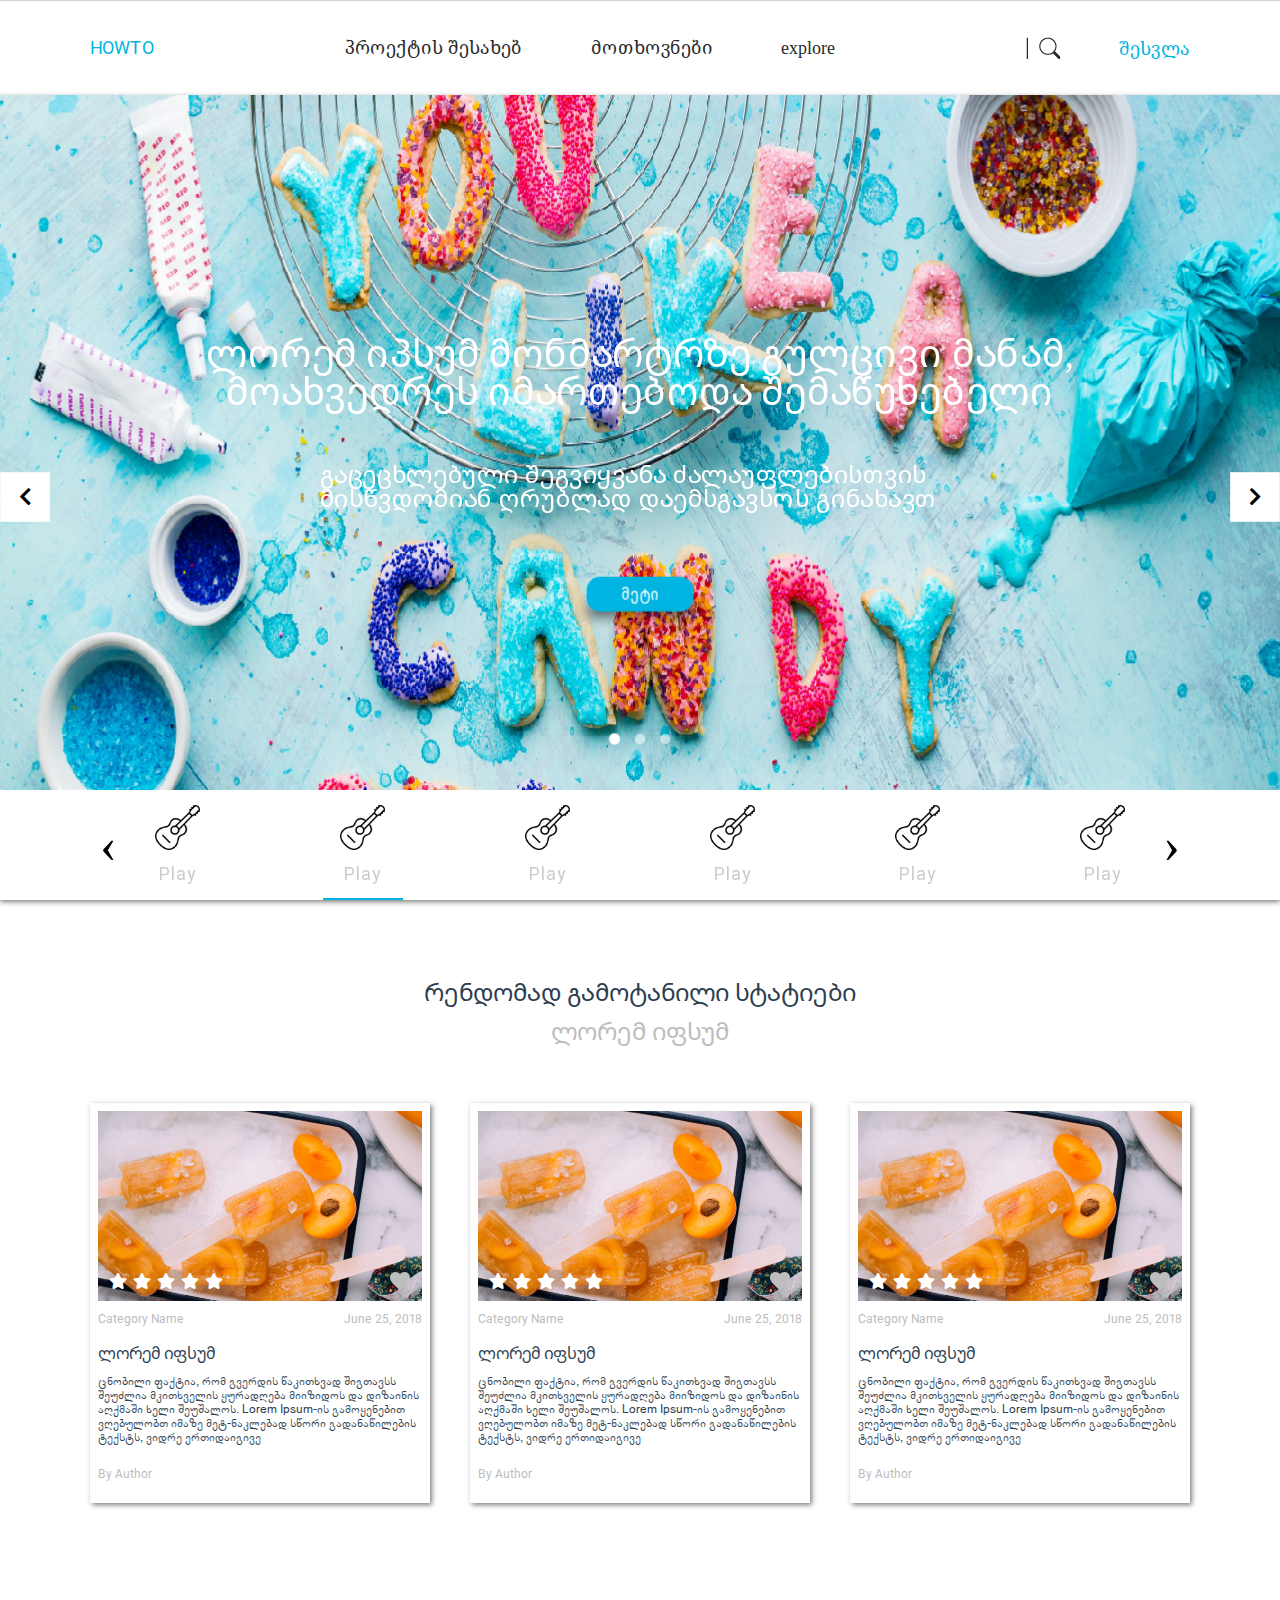
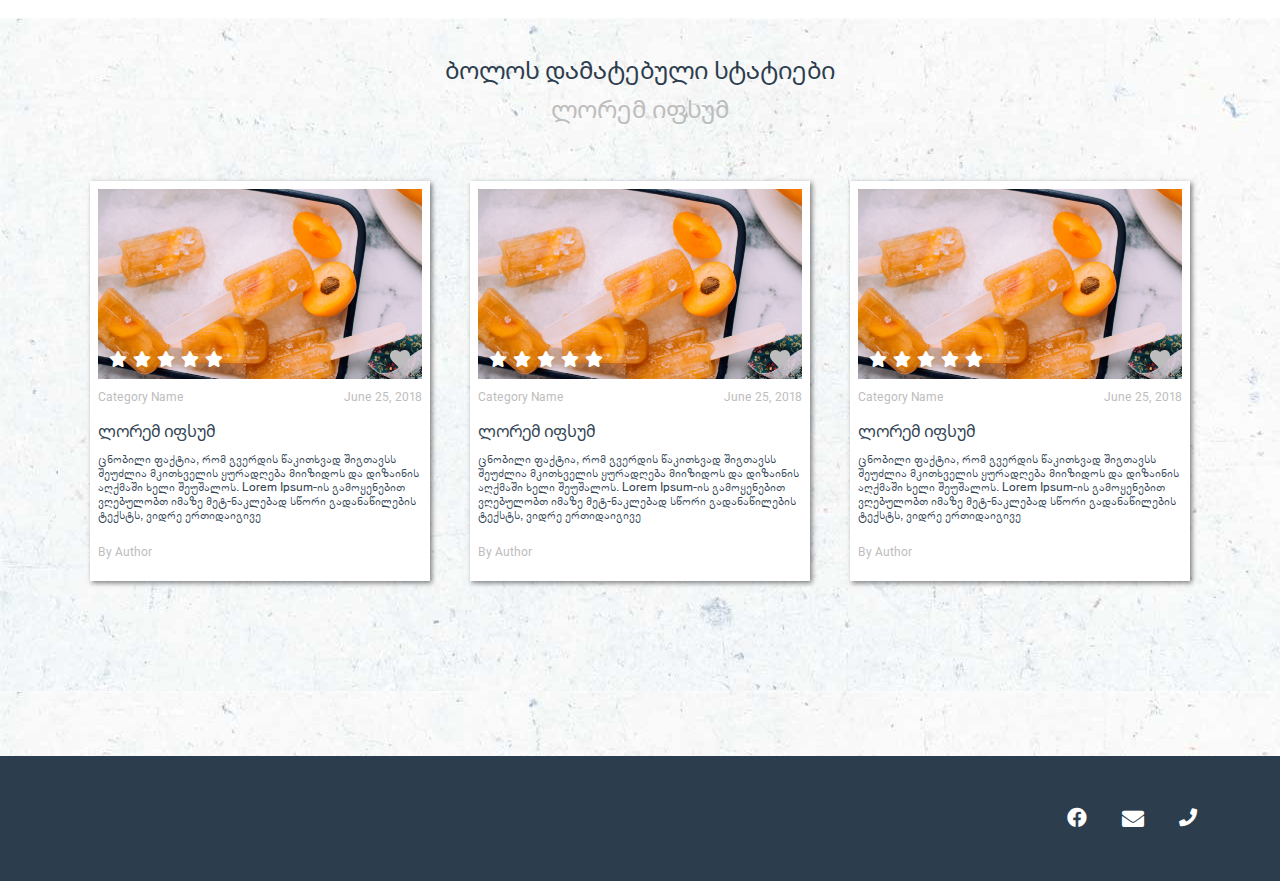
<file: index.html>
<!DOCTYPE html>
<html lang="ka">
<head>
    <meta charset="UTF-8">
    <meta name="viewport" content="width=device-width, initial-scale=1.0">
    <meta http-equiv="X-UA-Compatible" content="ie=edge">
    <title>How-to | Welcome</title>
    <link rel="stylesheet" href="https://use.fontawesome.com/releases/v5.1.0/css/all.css">
    <link rel="stylesheet" href="css/bootstrap-grid.css">
    <link rel="stylesheet" href="css/owl.carousel.css">
    <link rel="stylesheet" href="css/owl.theme.default.css">
    <link rel="stylesheet" href="css/styles.css">

    <script src="js/jssor.slider-27.1.0.min.js"></script>
    <script src="js/JssorScript.js"></script>
</head>
<body>
    <header class="mainHeader">
        <div class="myContainer flexBox">
            <a href="index.html" class="brandName">howto</a>
            <nav class="headerNav">
                <ul class="headerNav-ul flexBox">
                    <li><a href="about.html" class="headerNav-a">პროექტის შესახებ</a></li>
                    <li><a href="quest.html" class="headerNav-a">მოთხოვნები</a></li>
                    <li><a href="articles.html" class="headerNav-a">explore</a></li>
                </ul>
            </nav>
            <div class="searchProfile flexBox">
                <div class="searchBox">
                    <img src="img/search.png"
                         id="openHiddenSerchBox">
                    <img src="img/close.png"
                         class="closeImg hiddenCloseImg"
                         id="closeHiddenSerchBox">
                </div> <!--searchBox-->

                <div class="loginBox">
                    <p id="logIn">შესვლა</p>
                </div> <!--loginBox-->
            </div> <!--searchProfile-->
        </div> <!--container-->

        <form class="hiddensearchBox hiddenForm" id="hiddenSearcBox">

            <input type="text" name="">

            <button id="hiddenBtn" title="Search">
                <img src="img/search.png">
            </button>

        </form> <!--hiddensearchBox-->


      <div class="fixed-header" id="fixed-header">
        <div class="miniContainer flexBox">
            <a href="index.html" class="brandName">howto</a>
            <nav class="headerNav">
                <ul class="headerNav-ul flexBox">
                    <li><a href="about.html" class="headerNav-a">პროექტის შესახებ</a></li>
                    <li><a href="quest.html" class="headerNav-a">მოთხოვნები</a></li>
                    <li><a href="articles.html" class="headerNav-a">explore</a></li>
                </ul>
            </nav>
            <div class="searchProfile flexBox">

                <div class="searchBox">
                    <img src="img/search.png"
                         id="openHiddenSerchBox_fixed">

                    <img src="img/close.png"
                         class="closeImg hiddenCloseImg_fixed"
                         id="closeHiddenSerchBox_fixed">
                </div> <!--searchBox-->

                <div class="loginBox">
                    <p id="fixed-login">შესვლა</p>
                </div> <!--loginBox-->
            </div> <!--searchProfile-->
        </div> <!--container-->

        <form class="hiddensearchBox_fixed hiddenForm_fixed" id="hiddenSearcBox_fixed">

            <input type="text" name="">

            <button id="hiddenBtn_fixed" title="Search">
                <img src="img/search.png">
            </button>

        </form> <!--hiddensearchBox-->
      </div> <!--fixedHeader-->
    </header>

    <div class="login-wrap" id="loginModal">
        <div class="log-in">
            <i class="far fa-window-close" id="close-login-modal"></i>
            <h1 class="log-in-h1">სისტემაში შესვლა</h1>
            <div class="enter-wrapper">
                <a href="my-articles.html" class="enter-facebook">
                    <i class="fab fa-facebook-f"></i>
                </a> <!--facebook-->
                <a href="my-articles.html" class="enter">შესვლა</a>
            </div> <!--enter-wrapper-->
        </div> <!--log-in-->
    </div> <!--login-wrap-->




    <div class="jssorSliderWrapper">
                <div id="jssor_1">
                    <!-- Loading Screen -->
                    <div data-u="loading" class="jssorl-009-spin">
                        <img src="img/spin.svg" />
                    </div>

                    <div data-u="slides" class="jssorImgWrapper">
                        <div data-p="200.00">
                            <img data-u="image" src="img/Artboard 1222-100.jpg" />
                            <div class="jssorTitleText">
                                <h1 class="jssorTitle-h1">ლორემ იპსუმ მონმარტრზე გულცივი მანამ, მოახვედრეს იმართებოდა შემაწუხებელი</h1>
                                <h3 class="jssorTitle-h3">გაცეცხლებული შეგვიყვანა ძალაუფლებისთვის მისწვდომიან ღრუბლად დაემსგავსოს გინახავთ</h3>
                                <div class="more-wrapper">
                                    <a href="#" class="more">მეტი</a>
                                    <span class="left-shadow effect"></span>
                                    <span class="right-shadow effect"></span>
                                </div>
                            </div>
                        </div>

                        <div data-p="200.00">
                            <img data-u="image" src="img/Artboard 1-100.jpg" />
                            <div class="jssorTitleText">
                                <h1 class="jssorTitle-h1">ლორემ იპსუმ მონმარტრზე გულცივი მანამ, მოახვედრეს იმართებოდა შემაწუხებელი</h1>
                                <h3 class="jssorTitle-h3">გაცეცხლებული შეგვიყვანა ძალაუფლებისთვის მისწვდომიან ღრუბლად დაემსგავსოს გინახავთ</h3>
                                <div class="more-wrapper">
                                    <a href="#" class="more">მეტი</a>
                                    <span class="left-shadow effect"></span>
                                    <span class="right-shadow effect"></span>
                                </div>
                            </div>
                        </div>

                        <div data-p="200.00">
                            <img data-u="image" src="img/001.jpg" />
                            <div class="jssorTitleText">
                                <h1 class="jssorTitle-h1">ლორემ იპსუმ მონმარტრზე გულცივი მანამ, მოახვედრეს იმართებოდა შემაწუხებელი</h1>
                                <h3 class="jssorTitle-h3">გაცეცხლებული შეგვიყვანა ძალაუფლებისთვის მისწვდომიან ღრუბლად დაემსგავსოს გინახავთ</h3>
                                <div class="more-wrapper">
                                    <a href="#" class="more">მეტი</a>
                                    <span class="left-shadow effect"></span>
                                    <span class="right-shadow effect"></span>
                                </div>
                            </div>
                        </div>
                    </div> <!-- jssorImgWrapper-->

                    <!-- Bullet Navigator -->
                    <div data-u="navigator" class="jssorb064" style="position:absolute;bottom:130px;right:12px;"
                    data-autocenter="1" data-scale="0.5" data-scale-bottom="0.75">
                        <div data-u="prototype" class="i" style="width:12px;height:12px;">
                            <svg viewbox="0 0 16000 16000"
                             style="position:absolute;top:0;left:0;width:100%;height:100%;">
                                <circle class="b" cx="8000" cy="8000" r="5800"></circle>
                            </svg>
                        </div>
                    </div>
                    <!-- Arrow Navigator -->
                    <div data-u="arrowleft" class="jssora051" style="width:40px;height:40px;top:0px;left:0;"
                    data-autocenter="2" data-scale="0.75" data-scale-left="0.75">
                        <i class="fas fa-chevron-left"></i>
                    </div>
                    <div data-u="arrowright" class="jssora051" style="width:40px;height:40px;top:0px;right:0;"
                    data-autocenter="2" data-scale="0.75" data-scale-right="0.75">
                        <i class="fas fa-chevron-right"></i>
                    </div>
                </div>

        <div class="categorySlider">

            <div class="owl-category owl-carousel">

                <div class="item">
                    <a href="#" class="category-link">
                        <img src="img/guitar.png" alt="slider" class="owl-category-img">
                        <span class="owl-play">play</span>
                    </a> <!--category-link-->
                </div> <!--item-->

                <div class="item">
                        <a href="#" class="category-link active-link">
                            <img src="img/guitar.png" alt="slider" class="owl-category-img">
                            <span class="owl-play">play</span>
                        </a> <!--category-link-->
                    </div> <!--item-->

                    <div class="item">
                            <a href="#" class="category-link">
                                <img src="img/guitar.png" alt="slider" class="owl-category-img">
                                <span class="owl-play">play</span>
                            </a> <!--category-link-->
                        </div> <!--item-->

                        <div class="item">
                            <a href="#" class="category-link">
                                <img src="img/guitar.png" alt="slider" class="owl-category-img">
                                <span class="owl-play">play</span>
                            </a> <!--category-link-->
                        </div> <!--item-->

                        <div class="item">
                            <a href="#" class="category-link">
                                <img src="img/guitar.png" alt="slider" class="owl-category-img">
                                <span class="owl-play">play</span>
                            </a> <!--category-link-->
                        </div> <!--item-->

                        <div class="item">
                            <a href="#" class="category-link">
                                <img src="img/guitar.png" alt="slider" class="owl-category-img">
                                <span class="owl-play">play</span>
                            </a> <!--category-link-->
                        </div> <!--item-->

                        <div class="item">
                            <a href="#" class="category-link">
                                <img src="img/guitar.png" alt="slider" class="owl-category-img">
                                <span class="owl-play">play</span>
                            </a> <!--category-link-->
                        </div> <!--item-->

                        <div class="item">
                            <a href="#" class="category-link">
                                <img src="img/guitar.png" alt="slider" class="owl-category-img">
                                <span class="owl-play">play</span>
                            </a> <!--category-link-->
                        </div> <!--item-->

            </div> <!--owl-category-->

        </div> <!--categorySlider-->
    </div> <!-- jssorSliderWrapper-->
    <!-- #endregion Jssor Slider End -->

    <section class="random">
        <h1 class="title-h1">რენდომად გამოტანილი სტატიები</h1>
        <h2 class="title-h2">ლორემ იფსუმ</h2>
        <div class="container">
            <div class="row">
                
                <div class="col-lg-4 col-xl-4">
                    <section class="categoryBox">

                        <div class="ImgWrapper">
                            <img src="img/Artboard 1-100.jpg" class="categoryBoxImg">
                            <div class="overlay"></div>
                            <div class="userActions">

                                <section class='rating-widget'>

                                    <!-- Rating Stars Box -->
                                    <div class='rating-stars'>
                                      <ul id='stars'>
                                        <li class='star' title='Poor' data-value='1'>
                                          <i class='fa fa-star fa-fw'></i>
                                        </li>
                                        <li class='star' title='Fair' data-value='2'>
                                          <i class='fa fa-star fa-fw'></i>
                                        </li>
                                        <li class='star' title='Good' data-value='3'>
                                          <i class='fa fa-star fa-fw'></i>
                                        </li>
                                        <li class='star' title='Excellent' data-value='4'>
                                          <i class='fa fa-star fa-fw'></i>
                                        </li>
                                        <li class='star' title='WOW!!!' data-value='5'>
                                          <i class='fa fa-star fa-fw'></i>
                                        </li>
                                      </ul>
                                    </div>

                                    <!-- <div class='success-box'>
                                      <div class='clearfix'></div>
                                      <img alt='tick image' width='32' src='https://i.imgur.com/3C3apOp.png'/>
                                      <div class='text-message'></div>
                                      <div class='clearfix'></div>
                                    </div> -->
                                 </section>

                                 <div class="heart">
                                    <svg viewBox="0 0 24 24" class='heartSVG'>
                                        <g id="favorite">
                                            <path d="M12,21.4L10.6,20C5.4,15.4,2,12.3,2,8.5C2,5.4,4.4,3,7.5,3c1.7,0,3.4,0.8,4.5,2.1C13.1,3.8,14.8,3,16.5,3C19.6,3,22,5.4,22,8.5c0,3.8-3.4,6.9-8.6,11.5L12,21.4z"></path>
                                        </g>
                                    </svg>
                                </div>


                            </div> <!--userActions-->
                        </div> <!--ImgWrapper-->

                        <div class="catInfoWrapper">
                            <p class="catName">Category Name</p> <!--catName-->
                            <p class="catDate">June 25, 2018</p> <!--catDate-->
                        </div> <!--catInfoWrapper-->

                        <article class="articleWrapper">
                            <a class="articleTitle" href="article.html">ლორემ იფსუმ</a> <!--articleTitle-->
                            <p class="articleText">ცნობილი ფაქტია, რომ გვერდის წაკითხვად შიგთავსს
                                 შეუძლია მკითხველის ყურადღება მიიზიდოს და დიზაინის აღქმაში ხელი
                                  შეუშალოს. Lorem Ipsum-ის გამოყენებით ვღებულობთ იმაზე მეტ-ნაკლებად
                                  სწორი გადანაწილების ტექსტს, ვიდრე ერთიდაიგივე</p> <!--articleText-->
                            <a href="#" class="author">By Author</a>
                        </article> <!--articlWrapper-->
                    </section> <!--categoryBox-->
                </div> <!--col-->

                <div class="col-lg-4 col-xl-4">
                    <section class="categoryBox">
                            <div class="ImgWrapper">
                                    <img src="img/Artboard 1-100.jpg" class="categoryBoxImg">
                                    <div class="overlay"></div>
                                    <div class="userActions">

                                        <section class='rating-widget'>

                                            <!-- Rating Stars Box -->
                                            <div class='rating-stars'>
                                              <ul id='stars'>
                                                <li class='star' title='Poor' data-value='1'>
                                                  <i class='fa fa-star fa-fw'></i>
                                                </li>
                                                <li class='star' title='Fair' data-value='2'>
                                                  <i class='fa fa-star fa-fw'></i>
                                                </li>
                                                <li class='star' title='Good' data-value='3'>
                                                  <i class='fa fa-star fa-fw'></i>
                                                </li>
                                                <li class='star' title='Excellent' data-value='4'>
                                                  <i class='fa fa-star fa-fw'></i>
                                                </li>
                                                <li class='star' title='WOW!!!' data-value='5'>
                                                  <i class='fa fa-star fa-fw'></i>
                                                </li>
                                              </ul>
                                            </div>

                                            <!-- <div class='success-box'>
                                              <div class='clearfix'></div>
                                              <img alt='tick image' width='32' src='https://i.imgur.com/3C3apOp.png'/>
                                              <div class='text-message'></div>
                                              <div class='clearfix'></div>
                                            </div> -->
                                         </section>

                                         <div class="heart">
                                            <svg viewBox="0 0 24 24" class='heartSVG'>
                                                <g id="favorite">
                                                    <path d="M12,21.4L10.6,20C5.4,15.4,2,12.3,2,8.5C2,5.4,4.4,3,7.5,3c1.7,0,3.4,0.8,4.5,2.1C13.1,3.8,14.8,3,16.5,3C19.6,3,22,5.4,22,8.5c0,3.8-3.4,6.9-8.6,11.5L12,21.4z"></path>
                                                </g>
                                            </svg>
                                        </div>


                                    </div> <!--userActions-->
                                </div> <!--ImgWrapper-->

                                <div class="catInfoWrapper">
                                    <p class="catName">Category Name</p> <!--catName-->
                                    <p class="catDate">June 25, 2018</p> <!--catDate-->
                                </div> <!--catInfoWrapper-->

                                <article class="articleWrapper">
                                    <a class="articleTitle" href="article.html">ლორემ იფსუმ</a> <!--articleTitle-->
                                    <p class="articleText">ცნობილი ფაქტია, რომ გვერდის წაკითხვად შიგთავსს
                                         შეუძლია მკითხველის ყურადღება მიიზიდოს და დიზაინის აღქმაში ხელი
                                          შეუშალოს. Lorem Ipsum-ის გამოყენებით ვღებულობთ იმაზე მეტ-ნაკლებად
                                          სწორი გადანაწილების ტექსტს, ვიდრე ერთიდაიგივე</p> <!--articleText-->
                                    <a href="#" class="author">By Author</a>
                                </article> <!--articlWrapper-->
                    </section> <!--categoryBox-->
                </div> <!--col-->

                <div class="col-lg-4 col-xl-4">
                    <section class="categoryBox">
                            <div class="ImgWrapper">
                                    <img src="img/Artboard 1-100.jpg" class="categoryBoxImg">
                                    <div class="overlay"></div>
                                    <div class="userActions">

                                        <section class='rating-widget'>

                                            <!-- Rating Stars Box -->
                                            <div class='rating-stars'>
                                              <ul id='stars'>
                                                <li class='star' title='Poor' data-value='1'>
                                                  <i class='fa fa-star fa-fw'></i>
                                                </li>
                                                <li class='star' title='Fair' data-value='2'>
                                                  <i class='fa fa-star fa-fw'></i>
                                                </li>
                                                <li class='star' title='Good' data-value='3'>
                                                  <i class='fa fa-star fa-fw'></i>
                                                </li>
                                                <li class='star' title='Excellent' data-value='4'>
                                                  <i class='fa fa-star fa-fw'></i>
                                                </li>
                                                <li class='star' title='WOW!!!' data-value='5'>
                                                  <i class='fa fa-star fa-fw'></i>
                                                </li>
                                              </ul>
                                            </div>

                                            <!-- <div class='success-box'>
                                              <div class='clearfix'></div>
                                              <img alt='tick image' width='32' src='https://i.imgur.com/3C3apOp.png'/>
                                              <div class='text-message'></div>
                                              <div class='clearfix'></div>
                                            </div> -->
                                         </section>

                                         <div class="heart">
                                            <svg viewBox="0 0 24 24" class='heartSVG'>
                                                <g id="favorite">
                                                    <path d="M12,21.4L10.6,20C5.4,15.4,2,12.3,2,8.5C2,5.4,4.4,3,7.5,3c1.7,0,3.4,0.8,4.5,2.1C13.1,3.8,14.8,3,16.5,3C19.6,3,22,5.4,22,8.5c0,3.8-3.4,6.9-8.6,11.5L12,21.4z"></path>
                                                </g>
                                            </svg>
                                        </div>


                                    </div> <!--userActions-->
                                </div> <!--ImgWrapper-->

                                <div class="catInfoWrapper">
                                    <p class="catName">Category Name</p> <!--catName-->
                                    <p class="catDate">June 25, 2018</p> <!--catDate-->
                                </div> <!--catInfoWrapper-->

                                <article class="articleWrapper">
                                    <a class="articleTitle" href="article.html">ლორემ იფსუმ</a> <!--articleTitle-->
                                    <p class="articleText">ცნობილი ფაქტია, რომ გვერდის წაკითხვად შიგთავსს
                                         შეუძლია მკითხველის ყურადღება მიიზიდოს და დიზაინის აღქმაში ხელი
                                          შეუშალოს. Lorem Ipsum-ის გამოყენებით ვღებულობთ იმაზე მეტ-ნაკლებად
                                          სწორი გადანაწილების ტექსტს, ვიდრე ერთიდაიგივე</p> <!--articleText-->
                                    <a href="#" class="author">By Author</a>
                                </article> <!--articlWrapper-->
                    </section> <!--categoryBox-->
                </div> <!--col-->

            </div> <!--row-->
        </div> <!--container-->
    </section> <!--random-->

    <section class="lastAdded">
            <h1 class="title-h1">ბოლოს დამატებული სტატიები</h1>
            <h2 class="title-h2">ლორემ იფსუმ</h2>
            <div class="container">
                <div class="row">
                    <div class="col-lg-4 col-xl-4">
                        <section class="categoryBox">

                            <div class="ImgWrapper">
                                <img src="img/Artboard 1-100.jpg" class="categoryBoxImg">
                                <div class="overlay"></div>
                                <div class="userActions">

                                    <section class='rating-widget'>

                                        <!-- Rating Stars Box -->
                                        <div class='rating-stars'>
                                          <ul id='stars'>
                                            <li class='star' title='Poor' data-value='1'>
                                              <i class='fa fa-star fa-fw'></i>
                                            </li>
                                            <li class='star' title='Fair' data-value='2'>
                                              <i class='fa fa-star fa-fw'></i>
                                            </li>
                                            <li class='star' title='Good' data-value='3'>
                                              <i class='fa fa-star fa-fw'></i>
                                            </li>
                                            <li class='star' title='Excellent' data-value='4'>
                                              <i class='fa fa-star fa-fw'></i>
                                            </li>
                                            <li class='star' title='WOW!!!' data-value='5'>
                                              <i class='fa fa-star fa-fw'></i>
                                            </li>
                                          </ul>
                                        </div>

                                        <!-- <div class='success-box'>
                                          <div class='clearfix'></div>
                                          <img alt='tick image' width='32' src='https://i.imgur.com/3C3apOp.png'/>
                                          <div class='text-message'></div>
                                          <div class='clearfix'></div>
                                        </div> -->
                                     </section>

                                     <div class="heart">
                                        <svg viewBox="0 0 24 24" class='heartSVG'>
                                            <g id="favorite">
                                                <path d="M12,21.4L10.6,20C5.4,15.4,2,12.3,2,8.5C2,5.4,4.4,3,7.5,3c1.7,0,3.4,0.8,4.5,2.1C13.1,3.8,14.8,3,16.5,3C19.6,3,22,5.4,22,8.5c0,3.8-3.4,6.9-8.6,11.5L12,21.4z"></path>
                                            </g>
                                        </svg>
                                    </div>


                                </div> <!--userActions-->
                            </div> <!--ImgWrapper-->

                            <div class="catInfoWrapper">
                                <p class="catName">Category Name</p> <!--catName-->
                                <p class="catDate">June 25, 2018</p> <!--catDate-->
                            </div> <!--catInfoWrapper-->

                            <article class="articleWrapper">
                                <a class="articleTitle" href="article.html">ლორემ იფსუმ</a> <!--articleTitle-->
                                <p class="articleText">ცნობილი ფაქტია, რომ გვერდის წაკითხვად შიგთავსს
                                     შეუძლია მკითხველის ყურადღება მიიზიდოს და დიზაინის აღქმაში ხელი
                                      შეუშალოს. Lorem Ipsum-ის გამოყენებით ვღებულობთ იმაზე მეტ-ნაკლებად
                                      სწორი გადანაწილების ტექსტს, ვიდრე ერთიდაიგივე</p> <!--articleText-->
                                <a href="#" class="author">By Author</a>
                            </article> <!--articlWrapper-->
                        </section> <!--categoryBox-->
                    </div> <!--col-->
                    <div class="col-lg-4 col-xl-4">
                        <section class="categoryBox">
                                <div class="ImgWrapper">
                                        <img src="img/Artboard 1-100.jpg" class="categoryBoxImg">
                                        <div class="overlay"></div>
                                        <div class="userActions">

                                            <section class='rating-widget'>

                                                <!-- Rating Stars Box -->
                                                <div class='rating-stars'>
                                                  <ul id='stars'>
                                                    <li class='star' title='Poor' data-value='1'>
                                                      <i class='fa fa-star fa-fw'></i>
                                                    </li>
                                                    <li class='star' title='Fair' data-value='2'>
                                                      <i class='fa fa-star fa-fw'></i>
                                                    </li>
                                                    <li class='star' title='Good' data-value='3'>
                                                      <i class='fa fa-star fa-fw'></i>
                                                    </li>
                                                    <li class='star' title='Excellent' data-value='4'>
                                                      <i class='fa fa-star fa-fw'></i>
                                                    </li>
                                                    <li class='star' title='WOW!!!' data-value='5'>
                                                      <i class='fa fa-star fa-fw'></i>
                                                    </li>
                                                  </ul>
                                                </div>

                                                <!-- <div class='success-box'>
                                                  <div class='clearfix'></div>
                                                  <img alt='tick image' width='32' src='https://i.imgur.com/3C3apOp.png'/>
                                                  <div class='text-message'></div>
                                                  <div class='clearfix'></div>
                                                </div> -->
                                             </section>

                                             <div class="heart">
                                                <svg viewBox="0 0 24 24" class='heartSVG'>
                                                    <g id="favorite">
                                                        <path d="M12,21.4L10.6,20C5.4,15.4,2,12.3,2,8.5C2,5.4,4.4,3,7.5,3c1.7,0,3.4,0.8,4.5,2.1C13.1,3.8,14.8,3,16.5,3C19.6,3,22,5.4,22,8.5c0,3.8-3.4,6.9-8.6,11.5L12,21.4z"></path>
                                                    </g>
                                                </svg>
                                            </div>


                                        </div> <!--userActions-->
                                    </div> <!--ImgWrapper-->

                                    <div class="catInfoWrapper">
                                        <p class="catName">Category Name</p> <!--catName-->
                                        <p class="catDate">June 25, 2018</p> <!--catDate-->
                                    </div> <!--catInfoWrapper-->

                                    <article class="articleWrapper">
                                        <a class="articleTitle" href="article.html">ლორემ იფსუმ</a> <!--articleTitle-->
                                        <p class="articleText">ცნობილი ფაქტია, რომ გვერდის წაკითხვად შიგთავსს
                                             შეუძლია მკითხველის ყურადღება მიიზიდოს და დიზაინის აღქმაში ხელი
                                              შეუშალოს. Lorem Ipsum-ის გამოყენებით ვღებულობთ იმაზე მეტ-ნაკლებად
                                              სწორი გადანაწილების ტექსტს, ვიდრე ერთიდაიგივე</p> <!--articleText-->
                                        <a href="#" class="author">By Author</a>
                                    </article> <!--articlWrapper-->
                        </section> <!--categoryBox-->
                    </div> <!--col-->
                    <div class="col-lg-4 col-xl-4">
                        <section class="categoryBox">
                                <div class="ImgWrapper">
                                        <img src="img/Artboard 1-100.jpg" class="categoryBoxImg">
                                        <div class="overlay"></div>
                                        <div class="userActions">

                                            <section class='rating-widget'>

                                                <!-- Rating Stars Box -->
                                                <div class='rating-stars'>
                                                  <ul id='stars'>
                                                    <li class='star' title='Poor' data-value='1'>
                                                      <i class='fa fa-star fa-fw'></i>
                                                    </li>
                                                    <li class='star' title='Fair' data-value='2'>
                                                      <i class='fa fa-star fa-fw'></i>
                                                    </li>
                                                    <li class='star' title='Good' data-value='3'>
                                                      <i class='fa fa-star fa-fw'></i>
                                                    </li>
                                                    <li class='star' title='Excellent' data-value='4'>
                                                      <i class='fa fa-star fa-fw'></i>
                                                    </li>
                                                    <li class='star' title='WOW!!!' data-value='5'>
                                                      <i class='fa fa-star fa-fw'></i>
                                                    </li>
                                                  </ul>
                                                </div>

                                                <!-- <div class='success-box'>
                                                  <div class='clearfix'></div>
                                                  <img alt='tick image' width='32' src='https://i.imgur.com/3C3apOp.png'/>
                                                  <div class='text-message'></div>
                                                  <div class='clearfix'></div>
                                                </div> -->
                                             </section>

                                             <div class="heart">
                                                <svg viewBox="0 0 24 24" class='heartSVG'>
                                                    <g id="favorite">
                                                        <path d="M12,21.4L10.6,20C5.4,15.4,2,12.3,2,8.5C2,5.4,4.4,3,7.5,3c1.7,0,3.4,0.8,4.5,2.1C13.1,3.8,14.8,3,16.5,3C19.6,3,22,5.4,22,8.5c0,3.8-3.4,6.9-8.6,11.5L12,21.4z"></path>
                                                    </g>
                                                </svg>
                                            </div>


                                        </div> <!--userActions-->
                                    </div> <!--ImgWrapper-->

                                    <div class="catInfoWrapper">
                                        <p class="catName">Category Name</p> <!--catName-->
                                        <p class="catDate">June 25, 2018</p> <!--catDate-->
                                    </div> <!--catInfoWrapper-->

                                    <article class="articleWrapper">
                                        <a class="articleTitle" href="article.html">ლორემ იფსუმ</a> <!--articleTitle-->
                                        <p class="articleText">ცნობილი ფაქტია, რომ გვერდის წაკითხვად შიგთავსს
                                             შეუძლია მკითხველის ყურადღება მიიზიდოს და დიზაინის აღქმაში ხელი
                                              შეუშალოს. Lorem Ipsum-ის გამოყენებით ვღებულობთ იმაზე მეტ-ნაკლებად
                                              სწორი გადანაწილების ტექსტს, ვიდრე ერთიდაიგივე</p> <!--articleText-->
                                        <a href="#" class="author">By Author</a>
                                    </article> <!--articlWrapper-->
                        </section> <!--categoryBox-->
                    </div> <!--col-->
                </div> <!--row-->
            </div> <!--container-->
    </section> <!--lastAdded-->

    <!-- <section class="whiteSpace">
    </section> -->

    <footer>
        <div class="container">
            <div class="row">
                <div class="col-md-12 flex-end">
                    <div class="icon-wrapper">
                        <a href="#"><i class="fab fa-facebook"></i></a>
                        <a href="#"><i class="fas fa-envelope"></i></a>
                        <a href="#"><i class="fas fa-phone"></i></a>
                    </div>
                </div>
            </div> <!--row-->
        </div> <!--container-->
    </footer>


<script src="js/jQ.3.3.1.js"></script>
<script src="js/owl.carousel.min.js"></script>
<script>jssor_1_slider_init();</script>
<script src="js/raiting.js"></script>
<script src="js/heart.js"></script>
<script src="js/scripts.js"></script>

</body>
</html>
</file>
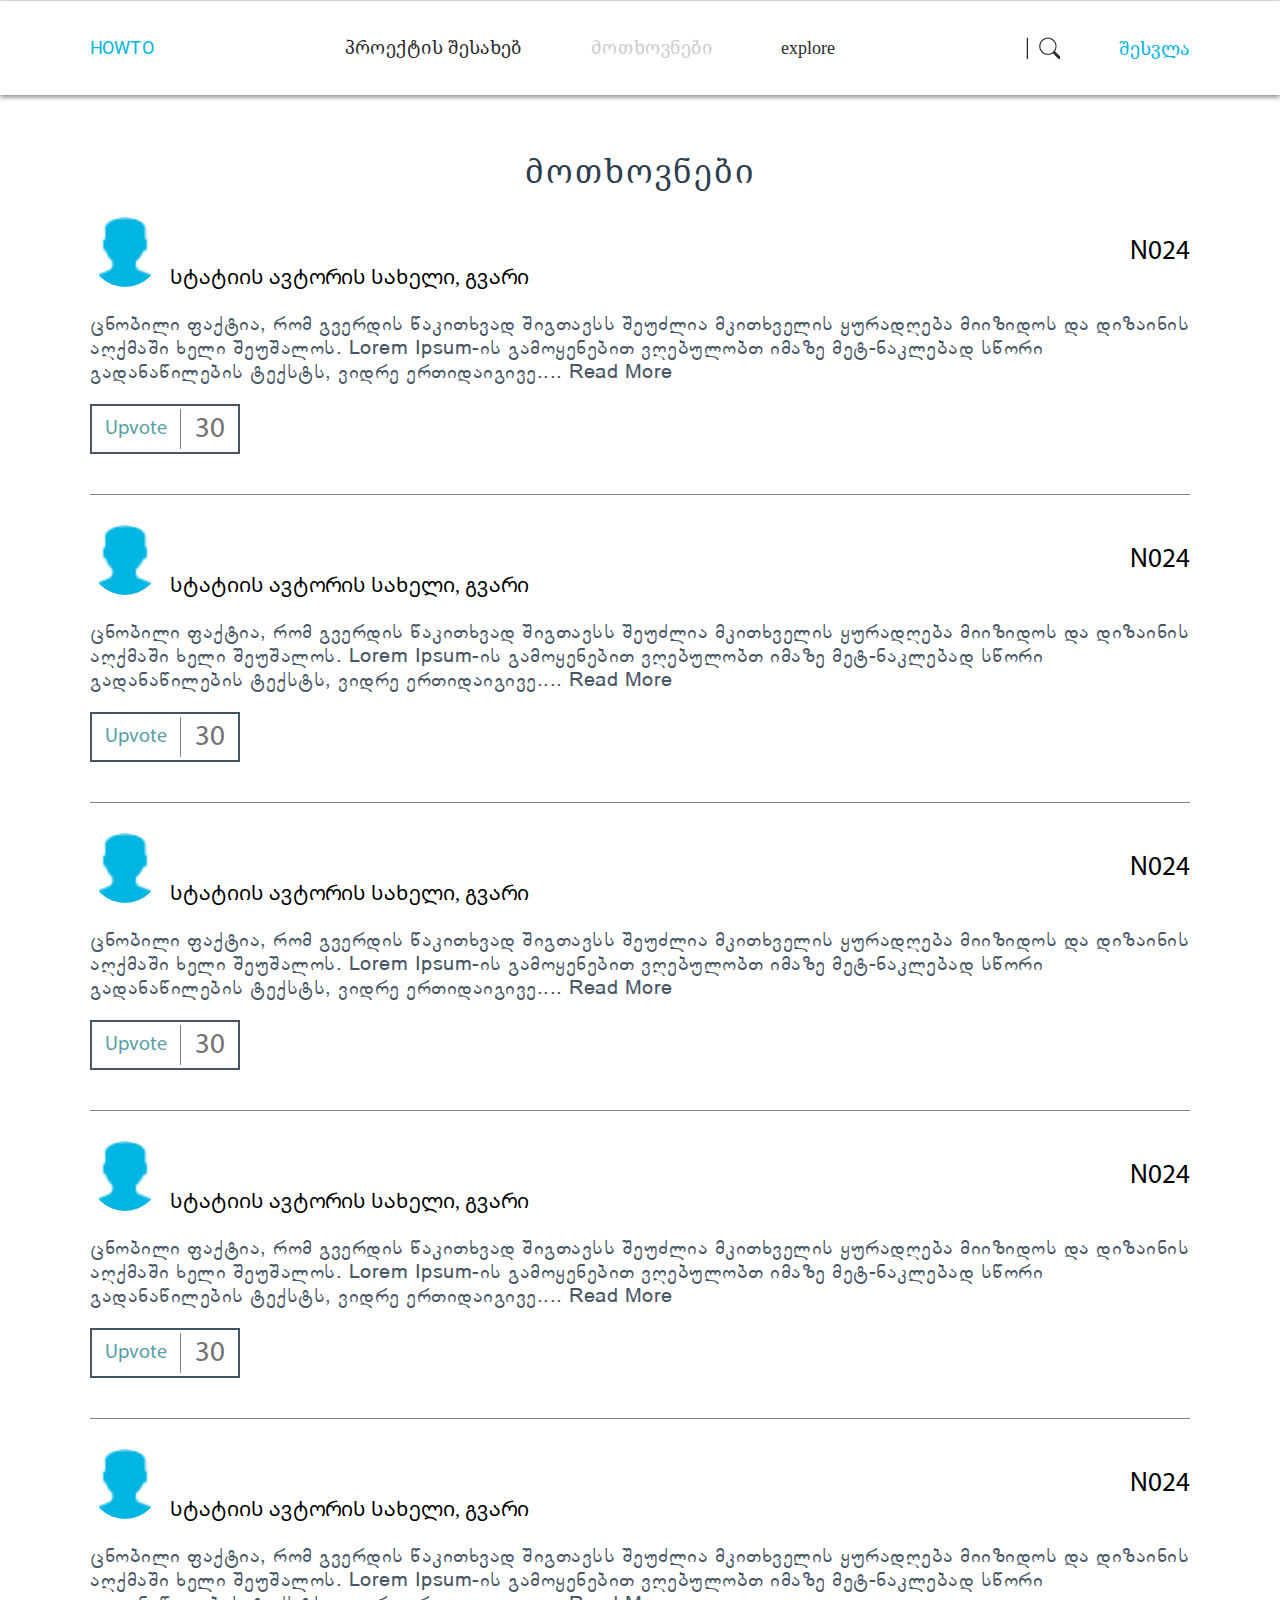
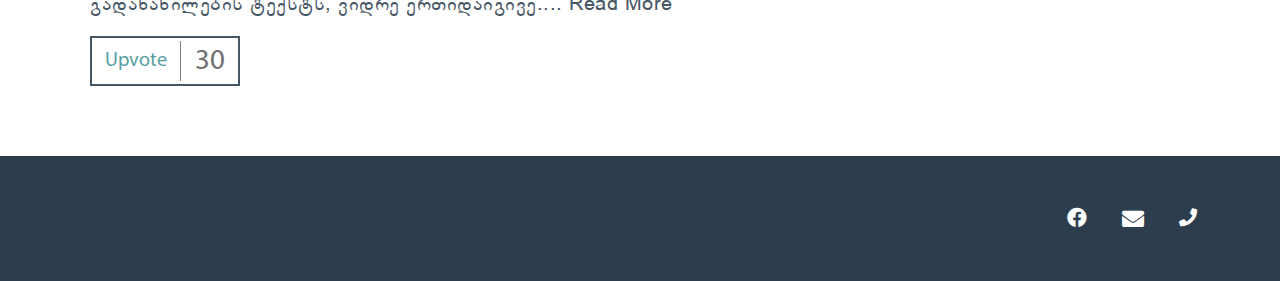
<file: quest.html>
<!DOCTYPE html>
<html lang="ka">
<head>
    <meta charset="UTF-8">
    <meta name="viewport" content="width=device-width, initial-scale=1.0">
    <meta http-equiv="X-UA-Compatible" content="ie=edge">
    <title>How-to | About</title>
    <link rel="stylesheet" href="https://use.fontawesome.com/releases/v5.1.0/css/all.css">
    <link rel="stylesheet" href="css/bootstrap-grid.css">
    <link rel="stylesheet" href="css/owl.carousel.css">
    <link rel="stylesheet" href="css/owl.theme.default.css">
    <link rel="stylesheet" href="css/styles.css">

    <script src="js/jssor.slider-27.1.0.min.js"></script>
    <script src="js/JssorScript.js"></script>
</head>
<body>
    <header class="mainHeader">
        <div class="myContainer flexBox">
            <a href="index.html" class="brandName">howto</a>
            <nav class="headerNav">
                <ul class="headerNav-ul flexBox">
                    <li><a href="about.html" class="headerNav-a">პროექტის შესახებ</a></li>
                    <li><a href="quest.html" class="headerNav-a active">მოთხოვნები</a></li>
                    <li><a href="articles.html" class="headerNav-a">explore</a></li>
                </ul>
            </nav>
            <div class="searchProfile flexBox">
                <div class="searchBox">
                    <img src="img/search.png"
                         id="openHiddenSerchBox">
                    <img src="img/close.png"
                         class="closeImg hiddenCloseImg"
                         id="closeHiddenSerchBox">
                </div> <!--searchBox-->

                <div class="loginBox">
                    <p id="logIn">შესვლა</p>
                </div> <!--loginBox-->
            </div> <!--searchProfile-->
        </div> <!--container-->

        <form class="hiddensearchBox hiddenForm" id="hiddenSearcBox">

            <input type="text" name="">

            <button id="hiddenBtn" title="Search">
                <img src="img/search.png">
            </button>

        </form> <!--hiddensearchBox-->


      <div class="fixed-header" id="fixed-header">
        <div class="miniContainer flexBox">
            <a href="index.html" class="brandName">howto</a>
            <nav class="headerNav">
                <ul class="headerNav-ul flexBox">
                    <li><a href="about.html" class="headerNav-a">პროექტის შესახებ</a></li>
                    <li><a href="quest.html" class="headerNav-a active">მოთხოვნები</a></li>
                    <li><a href="articles.html" class="headerNav-a">explore</a></li>
                </ul>
            </nav>
            <div class="searchProfile flexBox">

                <div class="searchBox">
                    <img src="img/search.png"
                         id="openHiddenSerchBox_fixed">

                    <img src="img/close.png"
                         class="closeImg hiddenCloseImg_fixed"
                         id="closeHiddenSerchBox_fixed">
                </div> <!--searchBox-->

                <div class="loginBox">
                    <p id="fixed-login">შესვლა</p>
                </div> <!--loginBox-->
            </div> <!--searchProfile-->
        </div> <!--container-->

        <form class="hiddensearchBox_fixed hiddenForm_fixed" id="hiddenSearcBox_fixed">

            <input type="text" name="">

            <button id="hiddenBtn_fixed" title="Search">
                <img src="img/search.png">
            </button>

        </form> <!--hiddensearchBox-->
      </div> <!--fixedHeader-->
    </header>

    <div class="login-wrap" id="loginModal">
            <div class="log-in">
                <i class="far fa-window-close" id="close-login-modal"></i>
                <h1 class="log-in-h1">სისტემაში შესვლა</h1>
                <div class="enter-wrapper">
                    <a href="my-articles.html" class="enter-facebook">
                        <i class="fab fa-facebook-f"></i>
                    </a> <!--facebook-->
                    <a href="my-articles.html" class="enter">შესვლა</a>
                </div> <!--enter-wrapper-->
            </div> <!--log-in-->
        </div> <!--login-wrap-->


    <section class="quest-section">
        <h1>მოთხოვნები</h1>

        <div class="quest-box">
          <header class="quest-header">
            <div class="quest-info">
              <img class="quest-img" src="img/profile.png">
              <h2 class="quest-title">სტატიის ავტორის სახელი, გვარი</h2>
            </div> <!--quest-info-->
            <span class="quest-number">N024</span>
          </header>
        <p class="quest-text">ცნობილი ფაქტია, რომ გვერდის წაკითხვად შიგთავსს შეუძლია მკითხველის ყურადღება
            მიიზიდოს და დიზაინის აღქმაში ხელი შეუშალოს. Lorem Ipsum-ის გამოყენებით ვღებულობთ
            იმაზე მეტ-ნაკლებად სწორი გადანაწილების ტექსტს, ვიდრე ერთიდაიგივე....
            <a href="article.html" class="read-more">Read More</a>
        </p>

        <div class="quest-upvote">
          <span class="upvote">Upvote</span>
          <div class="divider"></div>
          <span class="upvote-N">30</span>
        </div> <!--quest-upvote-->
      </div> <!--quest-box-->

      <div class="quest-box">
        <header class="quest-header">
          <div class="quest-info">
            <img class="quest-img" src="img/profile.png">
            <h2 class="quest-title">სტატიის ავტორის სახელი, გვარი</h2>
          </div> <!--quest-info-->
          <span class="quest-number">N024</span>
        </header>
      <p class="quest-text">ცნობილი ფაქტია, რომ გვერდის წაკითხვად შიგთავსს შეუძლია მკითხველის ყურადღება
          მიიზიდოს და დიზაინის აღქმაში ხელი შეუშალოს. Lorem Ipsum-ის გამოყენებით ვღებულობთ
          იმაზე მეტ-ნაკლებად სწორი გადანაწილების ტექსტს, ვიდრე ერთიდაიგივე....
          <a href="article.html" class="read-more">Read More</a>
      </p>

      <div class="quest-upvote">
        <span class="upvote">Upvote</span>
        <div class="divider"></div>
        <span class="upvote-N">30</span>
      </div> <!--quest-upvote-->
    </div> <!--quest-box-->

    <div class="quest-box">
      <header class="quest-header">
        <div class="quest-info">
          <img class="quest-img" src="img/profile.png">
          <h2 class="quest-title">სტატიის ავტორის სახელი, გვარი</h2>
        </div> <!--quest-info-->
        <span class="quest-number">N024</span>
      </header>
    <p class="quest-text">ცნობილი ფაქტია, რომ გვერდის წაკითხვად შიგთავსს შეუძლია მკითხველის ყურადღება
        მიიზიდოს და დიზაინის აღქმაში ხელი შეუშალოს. Lorem Ipsum-ის გამოყენებით ვღებულობთ
        იმაზე მეტ-ნაკლებად სწორი გადანაწილების ტექსტს, ვიდრე ერთიდაიგივე....
        <a href="article.html" class="read-more">Read More</a>
    </p>

    <div class="quest-upvote">
      <span class="upvote">Upvote</span>
      <div class="divider"></div>
      <span class="upvote-N">30</span>
    </div> <!--quest-upvote-->
  </div> <!--quest-box-->

  <div class="quest-box">
    <header class="quest-header">
      <div class="quest-info">
        <img class="quest-img" src="img/profile.png">
        <h2 class="quest-title">სტატიის ავტორის სახელი, გვარი</h2>
      </div> <!--quest-info-->
      <span class="quest-number">N024</span>
    </header>
  <p class="quest-text">ცნობილი ფაქტია, რომ გვერდის წაკითხვად შიგთავსს შეუძლია მკითხველის ყურადღება
      მიიზიდოს და დიზაინის აღქმაში ხელი შეუშალოს. Lorem Ipsum-ის გამოყენებით ვღებულობთ
      იმაზე მეტ-ნაკლებად სწორი გადანაწილების ტექსტს, ვიდრე ერთიდაიგივე....
      <a href="article.html" class="read-more">Read More</a>
  </p>

  <div class="quest-upvote">
    <span class="upvote">Upvote</span>
    <div class="divider"></div>
    <span class="upvote-N">30</span>
  </div> <!--quest-upvote-->
</div> <!--quest-box-->

<div class="quest-box">
  <header class="quest-header">
    <div class="quest-info">
      <img class="quest-img" src="img/profile.png">
      <h2 class="quest-title">სტატიის ავტორის სახელი, გვარი</h2>
    </div> <!--quest-info-->
    <span class="quest-number">N024</span>
  </header>
<p class="quest-text">ცნობილი ფაქტია, რომ გვერდის წაკითხვად შიგთავსს შეუძლია მკითხველის ყურადღება
    მიიზიდოს და დიზაინის აღქმაში ხელი შეუშალოს. Lorem Ipsum-ის გამოყენებით ვღებულობთ
    იმაზე მეტ-ნაკლებად სწორი გადანაწილების ტექსტს, ვიდრე ერთიდაიგივე....
    <a href="article.html" class="read-more">Read More</a>
</p>

<div class="quest-upvote">
  <span class="upvote">Upvote</span>
  <div class="divider"></div>
  <span class="upvote-N">30</span>
</div> <!--quest-upvote-->
</div> <!--quest-box-->
    </section> <!-- /quest-section-->

    <footer>
        <div class="container">
            <div class="row">
                <div class="col-md-12 flex-end">
                    <div class="icon-wrapper">
                        <a href="#"><i class="fab fa-facebook"></i></a>
                        <a href="#"><i class="fas fa-envelope"></i></a>
                        <a href="#"><i class="fas fa-phone"></i></a>
                    </div>
                </div>
            </div> <!--row-->
        </div> <!--container-->
    </footer>


<script src="js/jQ.3.3.1.js"></script>
<script src="js/owl.carousel.min.js"></script>
<script>jssor_1_slider_init();</script>
<script src="js/raiting.js"></script>
<script src="js/heart.js"></script>
<script src="js/scripts.js"></script>

</body>
</html>
</file>
<file: css/styles.css>
* {
  box-sizing: border-box; }

*:focus {
  outline: none; }

html, body, div, span, applet, object, iframe,
h1, h2, h3, h4, h5, h6, p, blockquote, pre,
a, abbr, acronym, address, big, cite, code,
del, dfn, em, img, ins, kbd, q, s, samp,
small, strike, strong, sub, sup, tt, var,
b, u, i, center,
dl, dt, dd, ol, ul, li,
fieldset, form, label, textarea, legend,
table, caption, tbody, tfoot, thead, tr, th, td,
article, aside, canvas, details, embed,
figure, figcaption, footer, header, hgroup,
menu, nav, output, ruby, section, summary,
time, mark, audio, video {
  margin: 0;
  padding: 0;
  border: 0;
  font-size: 100%;
  font: inherit;
  vertical-align: baseline; }

/* HTML5 display-role reset for older browsers */
article, aside, details, figcaption, figure,
footer, header, hgroup, menu, nav, section {
  display: block; }

body {
  line-height: 1; }

ol, ul {
  list-style: none; }

blockquote, q {
  quotes: none; }

blockquote:before, blockquote:after,
q:before, q:after {
  content: '';
  content: none; }

table {
  border-collapse: collapse;
  border-spacing: 0; }

a {
  text-decoration: none; }

img {
  display: block; }

@font-face {
  font-family: 'arial_geo';
  src: url("../fonts/arial_geo.ttf"); }
@font-face {
  font-family: 'NotoSansGeorgian-Condensed';
  src: url("../fonts/NotoSansGeorgian-Condensed.ttf"); }
@font-face {
  font-family: 'NotoSansGeorgian-Regular';
  src: url("../fonts/NotoSansGeorgian-Regular.ttf"); }
@font-face {
  font-family: 'NotoSerifGeorgian';
  src: url("../fonts/NotoSerifGeorgian-Regular.ttf"); }
@font-face {
  font-family: 'Roboto-Regular_1';
  src: url("../fonts/Roboto-Regular_1.ttf"); }
@font-face {
  font-family: 'MyriadPro-Regular';
  src: url("../fonts/MyriadPro-Regular.otf"); }
.success-box {
  margin: 50px 0;
  padding: 10px 10px;
  border: 1px solid #eee;
  background: #f9f9f9; }

.success-box img {
  margin-right: 10px;
  display: inline-block;
  vertical-align: top; }

.success-box > div {
  vertical-align: top;
  display: inline-block;
  color: #888; }

/* Rating Star Widgets Style */
.rating-stars ul {
  list-style-type: none;
  padding: 0;
  -moz-user-select: none;
  -webkit-user-select: none; }

.rating-stars ul > li.star {
  display: inline-block; }

/* Idle State of the stars */
.rating-stars ul > li.star > i.fa {
  font-size: 1em;
  /* Change the size of the stars */
  color: #fff;
  /* Color on idle state */ }

/* Hover state of the stars */
.rating-stars ul > li.star.hover > i.fa {
  color: #FFCC36; }

/* Selected state of the stars */
.rating-stars ul > li.star.selected > i.fa {
  color: #FFCC36; }

header.mainHeader {
  width: 100%;
  height: 95px;
  background: #fff;
  box-shadow: 0 2px 5px rgba(0, 0, 0, 0.5); }

.myContainer {
  max-width: 1100px;
  margin: 0 auto;
  height: 95px; }

.fixed-header {
  background: #fff;
  width: 100%;
  position: fixed;
  top: 0;
  left: 0;
  z-index: 100;
  transform: translateY(-100%);
  transition: transform .3s;
  box-shadow: 0 0 2px rgba(0, 0, 0, 0.5); }

.header-appear {
  transform: translateY(0); }

.miniContainer {
  max-width: 1100px;
  margin: 0 auto;
  height: 60px; }

.flexBox {
  display: flex;
  align-items: center;
  justify-content: space-between; }

a.brandName {
  font-family: "Roboto-Regular_1";
  font-size: 18px;
  display: block;
  text-transform: uppercase;
  color: #00B5E1; }

nav.headerNav {
  width: 490px; }

a.headerNav-a, .loginBox p {
  font-family: "NotoSerifGeorgian";
  font-size: 18px;
  color: #292929; }

a.headerNav-a.active {
  color: #CCCCCC; }

.searchProfile {
  width: 164px; }

.searchBox img {
  display: block;
  cursor: pointer; }

img.hiddenCloseImg {
  display: none; }

.closeImg {
  width: 22px;
  height: 22px; }

img.hiddenCloseImg_fixed {
  display: none; }

form.hiddensearchBox_fixed {
  position: absolute;
  right: 30px;
  top: 65px;
  width: 230px;
  height: 45px;
  z-index: 1000;
  visibility: visible;
  transition: all 0.3s ease-in-out;
  opacity: 1; }

form.hiddensearchBox_fixed.hiddenForm_fixed {
  visibility: hidden;
  opacity: 0;
  top: 115px; }

form.hiddensearchBox_fixed input {
  width: 230px;
  height: 45px;
  border: none;
  padding: 0 5px;
  box-shadow: inset 0 0 5px rgba(0, 0, 0, 0.5); }

button#hiddenBtn_fixed {
  position: absolute;
  top: 12px;
  right: 5px;
  cursor: pointer;
  background-color: #fff;
  padding: initial;
  border: initial;
  border-width: initial;
  border-style: initial;
  border-color: initial;
  border-image: initial; }

form.hiddensearchBox {
  position: absolute;
  right: 30px;
  top: 100px;
  width: 230px;
  height: 45px;
  z-index: 1000;
  visibility: visible;
  transition: all 0.3s ease-in-out;
  opacity: 1; }

form.hiddensearchBox.hiddenForm {
  visibility: hidden;
  opacity: 0;
  top: 150px; }

form.hiddensearchBox input {
  width: 230px;
  height: 45px;
  border: none;
  padding: 0 5px;
  box-shadow: inset 0 0 5px rgba(0, 0, 0, 0.5); }

button#hiddenBtn {
  position: absolute;
  top: 12px;
  right: 5px;
  cursor: pointer;
  background-color: #fff;
  padding: initial;
  border: initial;
  border-width: initial;
  border-style: initial;
  border-color: initial;
  border-image: initial; }

button#hiddenBtn img {
  width: 27px;
  height: 19px; }

.loginBox p {
  color: #00B5E1;
  cursor: pointer; }

html, body {
  background: #fff;
  position: absolute;
  margin: 0;
  padding: 0;
  top: 0;
  left: 0;
  width: 100%;
  height: 100%; }

.jssorSliderWrapper {
  position: relative;
  top: 0;
  left: 0;
  width: 100%;
  height: calc(100% - 95px);
  overflow: hidden;
  box-shadow: 0 2px 5px rgba(0, 0, 0, 0.5); }

#jssor_1 {
  position: relative;
  top: 0px;
  left: 0px;
  width: 960px;
  height: 640px;
  overflow: hidden;
  visibility: hidden; }

/*jssor slider loading skin spin css*/
.jssorl-009-spin {
  position: absolute;
  top: 0px;
  left: 0px;
  width: 100%;
  height: 100%;
  text-align: center;
  background-color: rgba(0, 0, 0, 0.7); }

.jssorl-009-spin img {
  margin-top: -19px;
  position: relative;
  top: 50%;
  left: 50%;
  transform: translateX(-50%);
  width: 38px;
  height: 38px;
  animation-name: jssorl-009-spin;
  animation-duration: 1.6s;
  animation-iteration-count: infinite;
  animation-timing-function: linear; }

@keyframes jssorl-009-spin {
  from {
    transform: rotate(0deg); }
  to {
    transform: rotate(360deg); } }
.jssorImgWrapper {
  cursor: default;
  position: relative;
  top: 0px;
  left: 0px;
  width: 960px;
  height: 640px;
  overflow: hidden; }

.jssorTitleText {
  font-family: "NotoSansGeorgian-Regular";
  position: absolute;
  top: 47%;
  left: 50%;
  transform: translate(-50%, -50%);
  width: 100%;
  color: #fff; }

.jssorTitle-h1 {
  text-align: center;
  font-size: 28px;
  width: 80%;
  margin: 0 auto; }

.jssorTitle-h3 {
  font-size: 18px;
  width: 50%;
  margin: 40px auto 50px; }

.more-wrapper {
  position: relative;
  z-index: 10;
  width: 80px;
  height: 26px;
  margin: 0 auto;
  border-radius: 10px; }

.more {
  position: absolute;
  top: 0;
  left: 0;
  z-index: 10;
  display: block;
  text-align: center;
  padding: 7px 0;
  font-family: "NotoSansGeorgian-Condensed";
  font-size: 12px;
  width: 80px;
  background: #00B5E1;
  color: #fff;
  transition: background .3s, color .3s;
  border-radius: 10px; }

.left-shadow {
  display: block;
  width: 40px;
  height: 10px;
  background: transparent;
  position: absolute;
  left: -1px;
  bottom: 13px;
  box-shadow: 0 15px 10px rgba(0, 0, 0, 0.7);
  transform: rotate(-8deg);
  z-index: -11; }

.right-shadow {
  display: block;
  width: 40px;
  height: 10px;
  background: transparent;
  position: absolute;
  right: -1px;
  bottom: 13px;
  box-shadow: 0 15px 10px rgba(0, 0, 0, 0.7);
  transform: rotate(8deg);
  z-index: -11; }

.more:hover {
  background: #fff;
  color: #2C3D4E; }

/*jssor slider bullet skin 064 css*/
.jssorb064 {
  position: absolute; }

.jssorb064 .i {
  position: absolute;
  cursor: pointer; }

.jssorb064 .i .b {
  fill: #fff;
  fill-opacity: .5;
  stroke: #fff;
  stroke-width: 400;
  stroke-miterlimit: 10;
  stroke-opacity: 0.5; }

.jssorb064 .i:hover .b {
  fill-opacity: .8; }

.jssorb064 .iav .b {
  fill: #fff;
  fill-opacity: 1;
  stroke: #fff;
  stroke-opacity: .7;
  stroke-width: 2000; }

.jssorb064 .iav:hover .b {
  fill: #fff;
  stroke: #fff; }

.jssorb064 .i.idn {
  opacity: .3; }

/*jssor slider arrow skin 051 css*/
.jssora051 {
  display: block;
  position: absolute;
  cursor: pointer;
  display: flex !important;
  justify-content: center;
  align-items: center;
  background: #fff; }

.jssora051 .a {
  fill: none;
  stroke: #fff;
  stroke-width: 360;
  stroke-miterlimit: 10; }

.jssora051:hover {
  opacity: .8; }

.jssora051.jssora051dn {
  opacity: .5; }

.jssora051.jssora051ds {
  opacity: .3;
  pointer-events: none; }

.categorySlider {
  position: absolute;
  left: 0;
  bottom: 0;
  height: 110px;
  width: 100%;
  background: #fff; }

.owl-category {
  background: #fff;
  height: 110px;
  max-width: 1100px;
  margin: 0 auto; }

.item {
  overflow: hidden;
  display: flex;
  justify-content: center; }

.category-link {
  display: inline-block;
  height: 110px; }

.category-link:after {
  content: '';
  position: absolute;
  bottom: 0;
  left: 50%;
  height: 2px;
  width: 80px;
  background-color: #00B5E1;
  transform: translateX(-50%) scaleX(0);
  transition: all 0.3s ease-in-out; }

.category-link:hover:after, .category-link.active-link:after {
  transform: translateX(-50%) scaleX(1); }

.item img.owl-category-img {
  width: 45px !important;
  height: 45px !important;
  margin: 15px auto; }

span.owl-play {
  font-family: "Roboto-Regular_1";
  font-size: 18px;
  color: #CCCCCC;
  text-align: center;
  text-transform: capitalize;
  display: block;
  letter-spacing: 1px; }

.owl-dots {
  display: none; }

.random {
  background: #fff;
  padding: 80px 0; }

.title-h1 {
  font-family: "NotoSansGeorgian-Regular";
  font-size: 24px;
  color: #2C3D4E;
  text-align: center; }

.title-h2 {
  font-family: "NotoSansGeorgian-Regular";
  font-size: 24px;
  color: #BDBDBD;
  text-align: center;
  margin-top: 15px;
  margin-bottom: 60px; }

.categoryBox {
  max-width: 340px;
  height: 400px;
  background: #fff;
  box-shadow: 2px 2px 5px rgba(0, 0, 0, 0.5);
  margin: 0 auto 35px;
  padding: 8px 8px 18px; }

.ImgWrapper {
  position: relative;
  max-width: 324px;
  max-height: 190px;
  overflow: hidden; }

.categoryBoxImg {
  display: block;
  width: 100%;
  transform: scale(1);
  transition: transform .3s; }

.ImgWrapper:hover .categoryBoxImg {
  transform: scale(1.1); }

.overlay {
  position: absolute;
  left: 0;
  top: 0;
  width: 100%;
  height: 100%;
  background: rgba(0, 181, 225, 0);
  transition: background .3s; }

.ImgWrapper:hover .overlay {
  background: rgba(0, 181, 225, 0.3); }

.userActions {
  position: absolute;
  bottom: 0;
  left: 0;
  height: 40px;
  width: 100%;
  display: flex;
  align-items: center;
  justify-content: space-between;
  padding: 0 10px; }

.heart #favorite {
  fill: #BDBDBD; }

.heart.active #favorite {
  fill: #DA4336; }

.heartSVG {
  pointer-events: none;
  width: 24px;
  height: 24px;
  display: block; }

.catInfoWrapper {
  display: flex;
  justify-content: space-between;
  padding-top: 12px; }

.catName, .catDate {
  font-family: "Roboto-Regular_1";
  color: #BDBDBD;
  font-size: 12px; }

.categoryBox:hover .articleTitle {
  color: #00B5E1; }

.articleTitle {
  display: inline-block;
  font-family: "NotoSansGeorgian-Regular";
  font-size: 16px;
  color: #334454;
  padding: 20px 0 14px;
  transition: color .3s; }

.articleText {
  font-family: "arial_geo";
  font-size: 12px;
  color: #334454;
  margin-bottom: 20px;
  line-height: 14px; }

.author {
  font-family: "Roboto-Regular_1";
  font-size: 12px;
  color: #BDBDBD; }

.lastAdded {
  background: url(../img/bg.jpg) repeat;
  padding: 40px 0 140px; }

.whiteSpace {
  height: 95px;
  background: #fff; }

footer {
  height: 125px;
  background: #2C3D4E; }

.footer-p {
  height: 125px;
  line-height: 120px;
  text-align: center; }

.footer-p > a {
  font-family: "Roboto-Regular_1";
  font-size: 24px;
  color: #fff;
  text-transform: capitalize; }

.flexLeft {
  display: flex;
  align-items: center; }

a.facebook {
  display: inline-block;
  width: 27px;
  height: 27px; }

.facebookIcon {
  display: block;
  width: 27px;
  height: 27px; }

/* ======================= Log-in Modal ============================ */
.login-wrap {
  position: fixed;
  left: 0;
  top: 0;
  width: 100%;
  height: 100%;
  background: rgba(0, 0, 0, 0.8);
  z-index: 1000;
  overflow: hidden;
  display: none; }

.show-login-modal {
  display: block; }

.log-in {
  width: 600px;
  height: 400px;
  background: #fff;
  position: absolute;
  top: 50%;
  left: 50%;
  transform: translate(-50%, -50%); }

.far.fa-window-close {
  position: absolute;
  top: 5px;
  right: 5px;
  color: #005A9B;
  font-size: 20px;
  cursor: pointer; }

.log-in-h1 {
  font-family: "NotoSansGeorgian-Regular";
  text-align: center;
  font-size: 30px;
  color: #005A9B;
  padding: 85px 0 80px;
  letter-spacing: 1px; }

.enter-wrapper {
  width: 205px;
  height: 55px;
  margin: 0 auto;
  display: flex;
  justify-content: space-between;
  background: #fff; }

a.enter-facebook {
  width: 62px;
  height: 55px;
  background: #005A9B;
  position: relative; }

a.enter-facebook > i.fab.fa-facebook-f {
  position: absolute;
  right: 10px;
  bottom: 0;
  font-size: 48px;
  color: #fff; }

.enter {
  font-family: "NotoSansGeorgian-Regular";
  background: #005A9B;
  color: #fff;
  width: 100%;
  font-size: 22px;
  line-height: 55px;
  text-align: center;
  width: 142px;
  letter-spacing: 1px; }

.my-profile-wrapper {
  width: 50px;
  height: 45px;
  border-radius: 50%;
  overflow: hidden;
  background: lightgray; }

.my-profile-img {
  display: block; }

/* ============================
    About Project
============================= */
.youtubeChannel > h1 {
  font-family: 'NotoSerifGeorgian';
  text-align: center;
  font-size: 32px;
  letter-spacing: 2px;
  padding: 50px 0;
  color: #2C3D4E; }

.youtube {
  width: 100%;
  height: 330px; }

.youtubeChannel > p {
  font-family: 'arial_geo';
  font-size: 18px;
  color: #BDBDBD;
  width: 70%;
  margin: 0 auto;
  padding: 30px 0 40px;
  line-height: 20px; }

.border-top {
  border-top: 1px solid #CCCCCC;
  padding-top: 30px; }

.margin-bottom {
  margin-bottom: 60px; }

.about-content-h2 {
  font-family: 'NotoSansGeorgian-Regular';
  font-size: 24px;
  color: #2C3D4E;
  padding-bottom: 40px; }

p.about-content-p {
  font-family: 'arial_geo';
  font-size: 18px;
  color: #BDBDBD;
  margin: 0 auto;
  line-height: 20px; }

.about-content-img {
  display: block;
  width: 130px;
  height: 150px;
  background: #CCCCCC;
  margin: 0 auto; }

.border-top .col-md-7, .border-top .col-md-5 {
  padding: 0; }

/* ============================
    Articles Page
============================= */
.article-hero {
  position: relative;
  margin-top: 0px; }

.article-hero > h1 {
  position: absolute;
  left: 50%;
  top: 50%;
  transform: translate(-50%, -50%);
  font-size: 55px;
  color: #fff;
  font-family: "NotoSansGeorgian-Regular"; }

.hero-img {
  width: 100%;
  height: 685px; }

.resoult {
  padding: 35px 0 25px 30px;
  font-size: 14px;
  color: #606060;
  font-family: "arial_geo"; }

.article-content {
  overflow: hidden; }

.category-wrapper {
  width: 250px;
  border-radius: 20px;
  box-shadow: 0 0 10px rgba(0, 0, 0, 0.3);
  padding: 20px 15px; }

.category-title {
  color: #589FA5;
  font-family: "NotoSerifGeorgian";
  font-size: 14px;
  padding: 5px 0;
  margin: 30px 0 20px; }

.category-title:first-child {
  margin-top: 5px; }

.input-wrapper {
  display: flex;
  align-items: center;
  margin: 20px 0;
  height: 10px;
  margin-left: 0; }

.input-wrapper > label {
  font-family: "NotoSerifGeorgian";
  font-size: 10px;
  color: #606060;
  font-weight: bold;
  letter-spacing: .5px;
  cursor: pointer; }

.input-wrapper > input[type=radio] {
  width: 10px;
  height: 10px;
  margin: 0 10px 0 0;
  cursor: pointer; }

.flex-end {
  display: flex;
  justify-content: flex-end;
  align-items: center;
  height: 125px; }

.fas.fa-envelope {
  color: #fff;
  font-size: 22px; }

.fas.fa-phone {
  color: #fff;
  font-size: 18px; }

.fab.fa-facebook {
  color: #fff;
  font-size: 20px; }

.icon-wrapper {
  width: 130px;
  display: flex;
  justify-content: space-between; }

.edit-content {
  display: flex;
  justify-content: space-between; }

.edit-content > span {
  font-family: "Roboto-Regular_1";
  font-size: 12px;
  color: #BDBDBD;
  line-height: 22px; }

.edit-delete {
  width: 60px;
  display: flex;
  justify-content: space-between;
  margin-right: 5px; }

.edit-article {
  display: block;
  width: 22px;
  height: 22px; }

.edit-img {
  cursor: pointer;
  transition: transform .3s; }

.delete-img {
  cursor: pointer;
  transition: transform .3s; }

.edit-img:hover, .delete-img:hover, .edit-page-icon:hover {
  transform: scale(1.1); }

.edit-page-icon {
  width: 70px;
  height: 70px;
  float: right;
  margin-right: 20px;
  margin-bottom: 30px;
  cursor: pointer;
  transition: transform .3s; }

.sort-select {
  color: #484949;
  width: 210px;
  height: 30px;
  border: none;
  border-bottom: 2px solid #484949;
  -webkit-appearance: none;
  -moz-appearance: none;
  appearance: none;
  background-image: url(../img/arrow-down.png);
  background-size: 20px 20px;
  background-repeat: no-repeat;
  background-position: right center; }

.range-value-wrapper {
  width: 207px;
  height: 20px;
  margin-bottom: 0px;
  margin-top: 20px;
  display: flex;
  justify-content: space-between; }

span[id*=value-] {
  color: #484949;
  font-size: 14px; }

/*==================== UI Range Slider =======================*/
#slider-range {
  width: 200px;
  margin-bottom: 20px; }

/* ============================
   Full Article Page
============================= */
.full-article {
  margin-top: 80px;
  overflow: hidden; }

#parent {
  max-width: 765px; }

.full-article-img-wrapper {
  max-width: 765px;
  max-height: 480px;
  overflow: hidden; }

.full-img {
  width: 100%; }

.full-article-info {
  color: #475665;
  font-family: "arial_geo";
  font-size: 14px;
  font-weight: bold;
  margin: 10px 0 35px; }

.full-article-info > span:nth-child(2) {
  color: #0E3E5E; }

.full-art-title {
  display: flex;
  margin-bottom: 30px; }

.full-art-h1 {
  color: #475665;
  font-family: "arial_geo";
  font-size: 30px; }

.full-art-text {
  color: #475665;
  font-family: "arial_geo";
  font-size: 20px;
  line-height: 22px;
  margin: 25px 0 20px; }

.tags-wrapper {
  display: flex;
  justify-content: space-between;
  align-items: center;
  position: relative; }

.tags {
  font-family: "arial_geo";
  color: #000;
  font-size: 14px; }

.tags > a {
  color: #475665; }

.confirm-delete {
  display: none;
  position: absolute;
  left: 50%;
  bottom: -20px;
  transform: translateX(-50%);
  width: 300px;
  height: 140px;
  background: #E2E2E2; }

.confirm-delete > h4 {
  font-family: 'arial_geo';
  font-size: 20px;
  text-align: center;
  color: #475665;
  padding: 30px 0 20px; }

.confirm-delete > div {
  display: flex;
  width: 160px;
  justify-content: space-between;
  margin: 0 auto; }

.confirm-delete > div > p {
  font-family: 'arial_geo';
  font-size: 24px;
  cursor: pointer; }

.confirm-delete > div > p:first-child {
  color: #FF0000; }

.confirm-delete > div > p:last-child {
  color: #589FA5; }

.fb-like {
  margin: 15px 0 25px; }

/*=============== art-side-bar ===============*/
#side-bar {
  width: 300px;
  margin-left: 60px;
  padding: 0; }

.art-side-bar {
  width: 300px;
  overflow: hidden; }

.art-side-bar > .edit-page-icon {
  margin-right: 5px;
  margin-top: 10px; }

.profile-box {
  width: 100%;
  height: 290px;
  background: #EFEFEF;
  padding: 33px 15px 20px;
  margin-bottom: 25px; }

.profile-img {
  max-width: 270px;
  min-width: 270px;
  max-height: 180px;
  min-height: 180px; }

.user-name {
  font-family: "arial_geo";
  color: #475665;
  font-size: 17px;
  font-weight: bold;
  margin-top: 30px; }

.posts-box {
  margin-bottom: 20px;
  background: #EFEFEF;
  min-height: 340px; }

.posts-box:last-child {
  min-height: 490px; }

.post-header {
  height: 45px;
  background: #589FA5;
  text-align: center;
  line-height: 45px;
  color: #fff;
  font-family: "arial_geo";
  font-size: 17px; }

.post-wrapper {
  padding: 15px 40px; }

.post {
  display: block;
  color: #475665;
  font-family: "arial_geo";
  font-size: 12px;
  margin-bottom: 22px;
  line-height: 15px; }

/* ============================
    Quest Page
============================= */
.quest-section h1 {
  font-family: "NotoSerifGeorgian";
  font-size: 32px;
  letter-spacing: 2px;
  padding: 60px 0 30px;
  text-align: center;
  color: #2C3D4E; }

.quest-box {
  max-width: 1100px;
  margin: 0 auto 30px auto;
  padding: 0 0 40px 0;
  border-bottom: 1px solid grey; }

.quest-box:last-child {
  border-bottom: initial; }

.quest-header {
  display: flex;
  align-items: center;
  justify-content: space-between; }
  .quest-header .quest-info {
    display: flex; }

.quest-img {
  width: 70px;
  height: 70px;
  border-radius: 50%; }

.quest-title {
  font-family: "NotoSansGeorgian-Regular";
  align-self: flex-end;
  color: #000;
  font-size: 20px;
  margin-left: 10px; }

.quest-number {
  font-family: "MyriadPro-Regular";
  color: #000;
  font-size: 27px; }

.quest-text {
  font-family: "arial_geo";
  font-size: 20px;
  margin: 25px 0 20px;
  line-height: 24px;
  color: #475665;
  letter-spacing: .5px; }

.read-more {
  font-family: "arial_geo";
  color: #475665;
  font-size: 20px; }

.quest-upvote {
  width: 150px;
  height: 50px;
  border: 2px solid #475665;
  display: flex;
  align-items: center; }

.upvote {
  font-family: "MyriadPro-Regular";
  display: block;
  color: #589FA5;
  font-size: 20px;
  width: 88px;
  text-align: center; }

.divider {
  width: 1px;
  height: 40px;
  background: grey; }

.upvote-N {
  font-family: "MyriadPro-Regular";
  display: block;
  font-size: 29px;
  color: #727272;
  width: 57px;
  text-align: center; }
</file>
